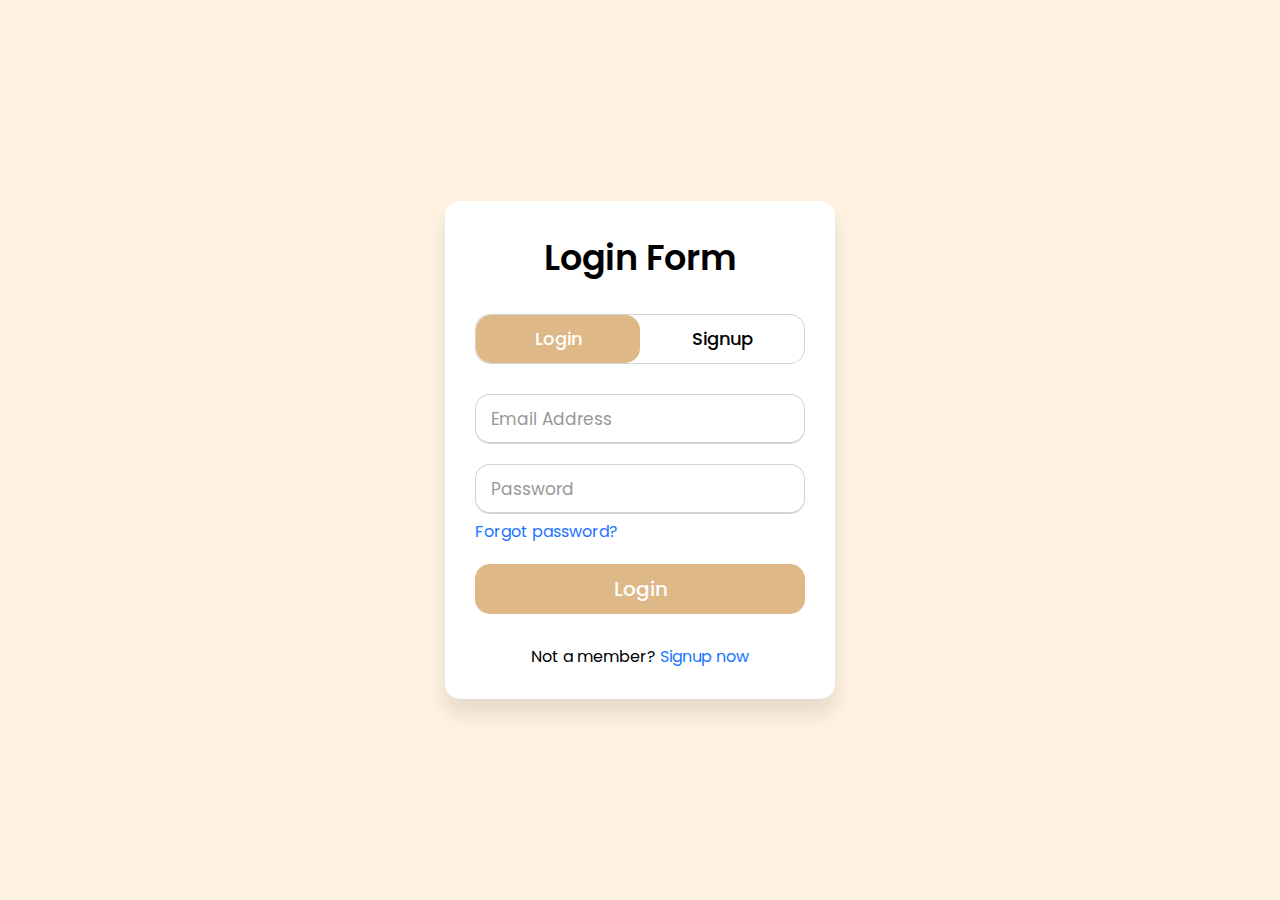
<file: skilline-landing-page-main/login/index.html>
<!DOCTYPE html>
<html lang="en">
<head>
    <meta charset="UTF-8">
    <meta name="viewport" content="width=device-width, initial-scale=1.0">
    <title>Document</title>
    <link rel="stylesheet" href="style.css">
</head>
<body>

    <div class="wrapper">
        <div class="title-text">
          <div class="title login">Login Form</div>
          <div class="title signup">Signup Form</div>
        </div>
        <div class="form-container">
          <div class="slide-controls">
            <input type="radio" name="slide" id="login" checked>
            <input type="radio" name="slide" id="signup">
            <label for="login" class="slide login">Login</label>
            <label for="signup" class="slide signup">Signup</label>
            <div class="slider-tab"></div>
          </div>
          <div class="form-inner">
            <form action="#" class="login">
              <div class="field">
                <input type="text" placeholder="Email Address" required>
              </div>
              <div class="field">
                <input type="password" placeholder="Password" required>
              </div>
              <div class="pass-link"><a href="#">Forgot password?</a></div>
              <div class="field btn">
                <div class="btn-layer"></div>
                <input type="submit" value="Login">
              </div>
              <div class="signup-link">Not a member? <a href="">Signup now</a></div>
            </form>
            <form action="#" class="signup">
              <div class="field">
                <input type="text" placeholder="Email Address" required>
              </div>
              <div class="field">
                <input type="password" placeholder="Password" required>
              </div>
              <div class="field">
                <input type="password" placeholder="Confirm password" required>
              </div>
              <div class="field btn">
                <div class="btn-layer"></div>
                <input type="submit" value="Signup">
              </div>
            </form>
          </div>
        </div>
      </div>
  
      <script src="script.js"></script>
</body>
</html>
</file>
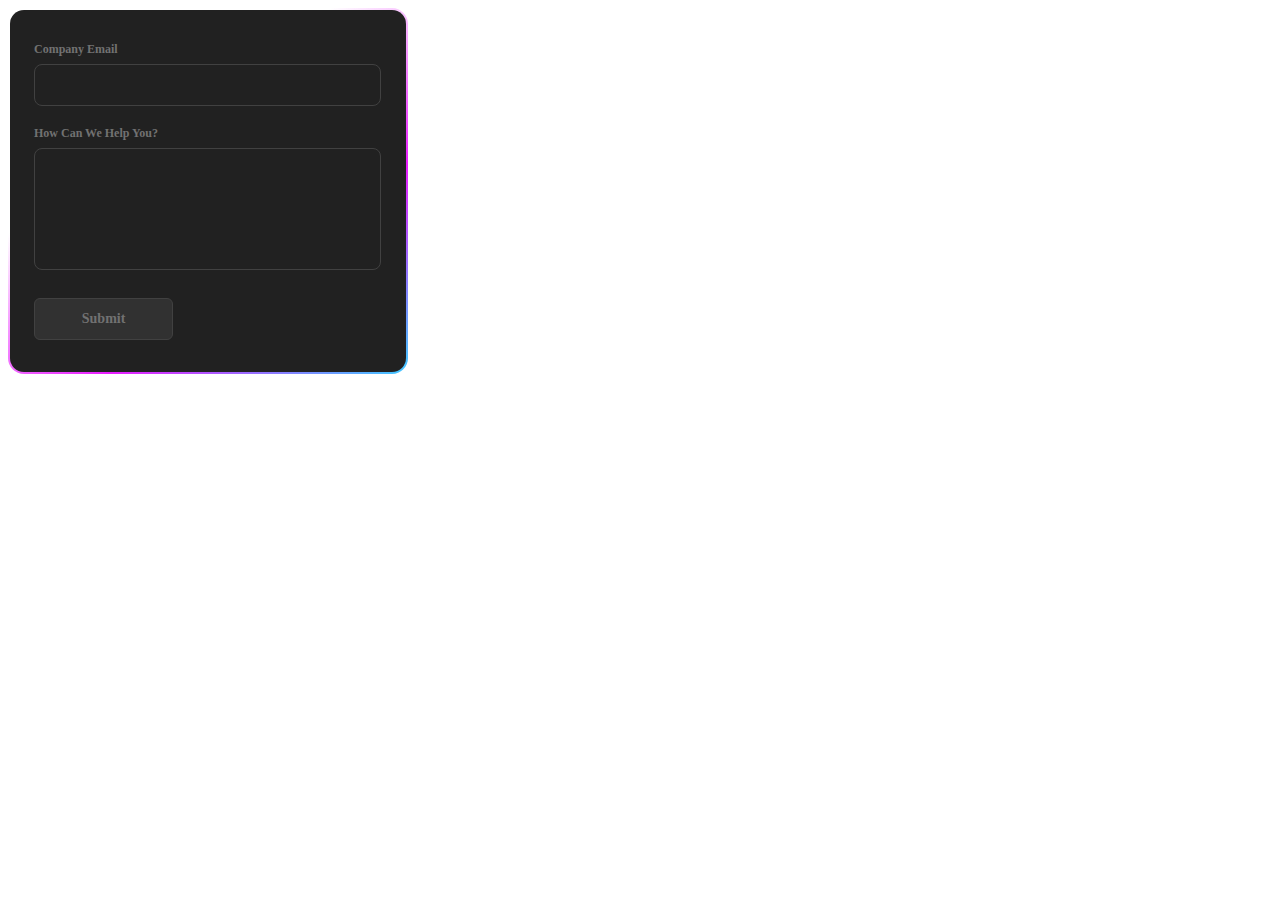
<file: skilline-landing-page-main/feedback.html>
<!DOCTYPE html>
<html lang="en">
<head>
    <meta charset="UTF-8">
    <meta name="viewport" content="width=device-width, initial-scale=1.0">
    <title>Feedback</title>
    <link rel="stylesheet" href="feedback.css">
</head>
<body>
    <div class="form-container">
        <form class="form">
          <div class="form-group">
            <label for="email">Company Email</label>
            <input type="text" id="email" name="email" required="">
          </div>
          <div class="form-group">
            <label for="textarea">How Can We Help You?</label>
            <textarea name="textarea" id="textarea" rows="10" cols="50" required="">          </textarea>
          </div>
          <button class="form-submit-btn" type="submit">Submit</button>
        </form>
      </div>
    
</body>
</html>
</file>
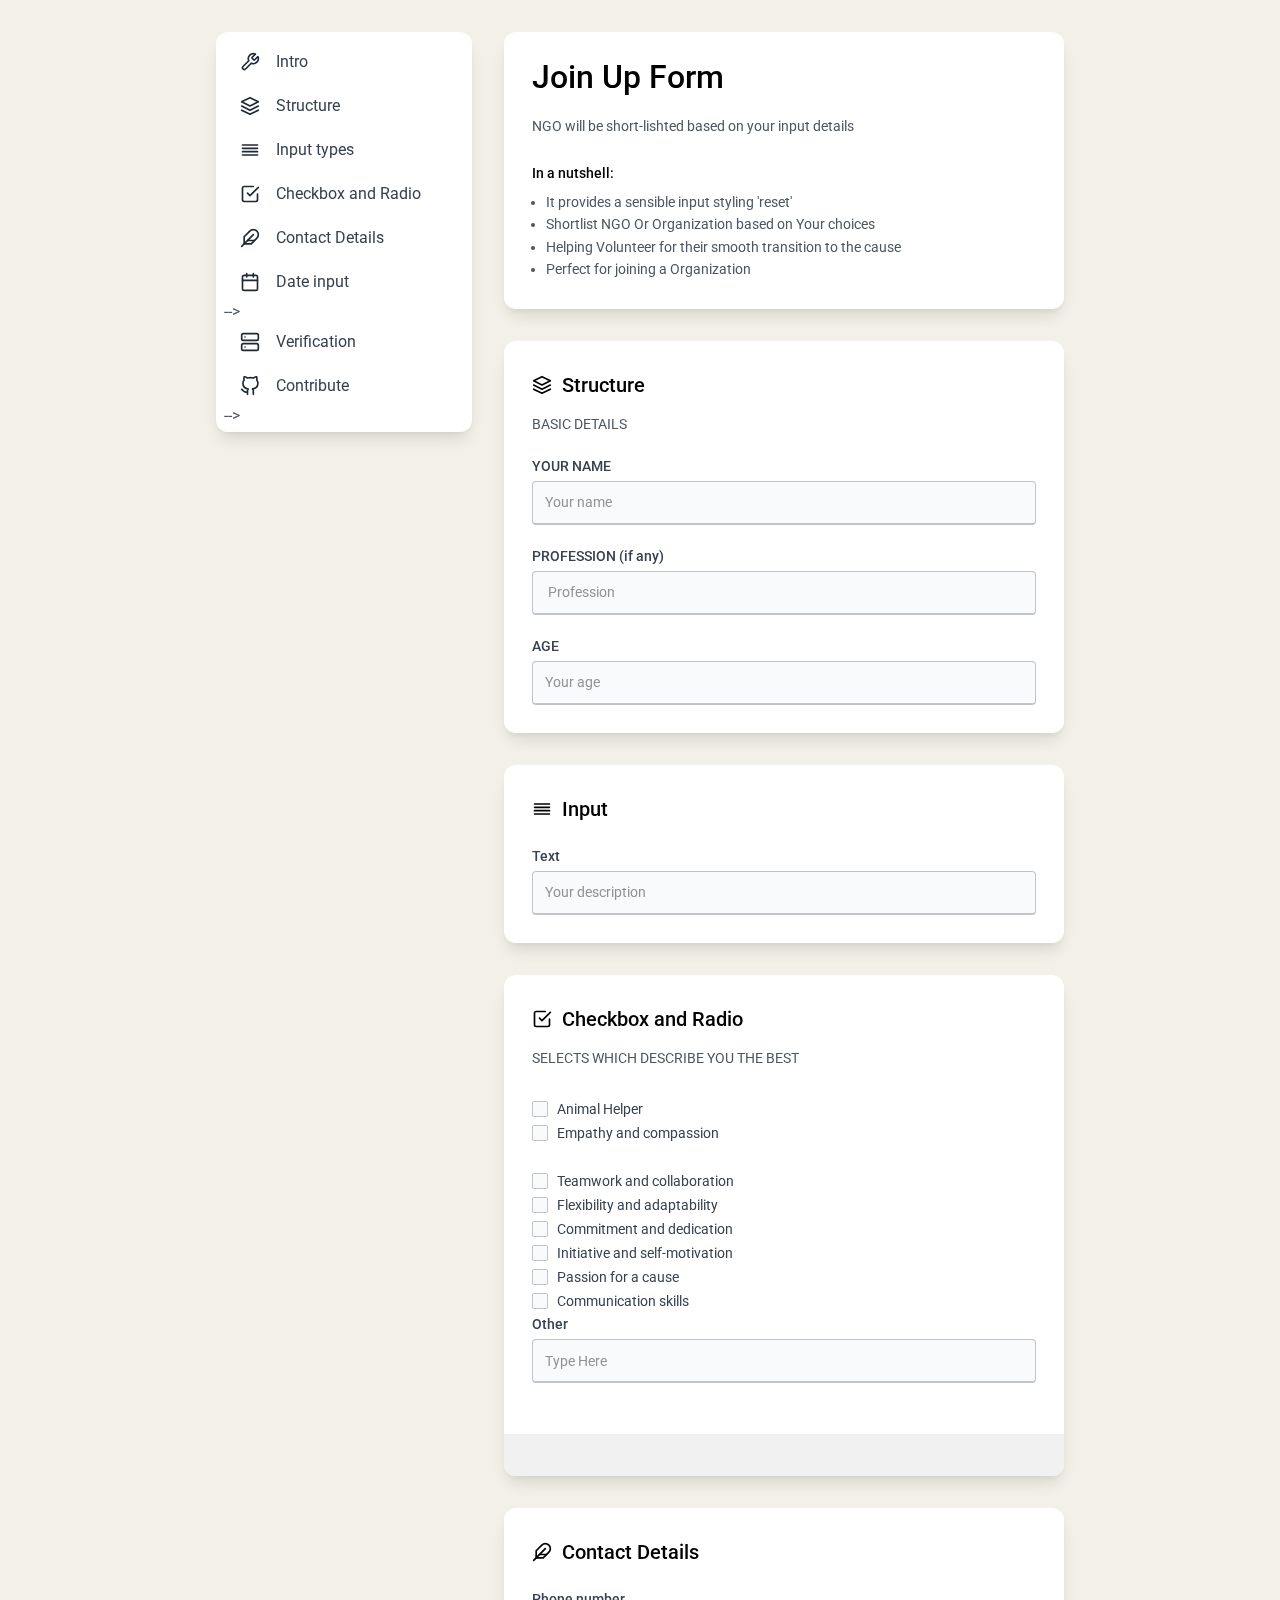
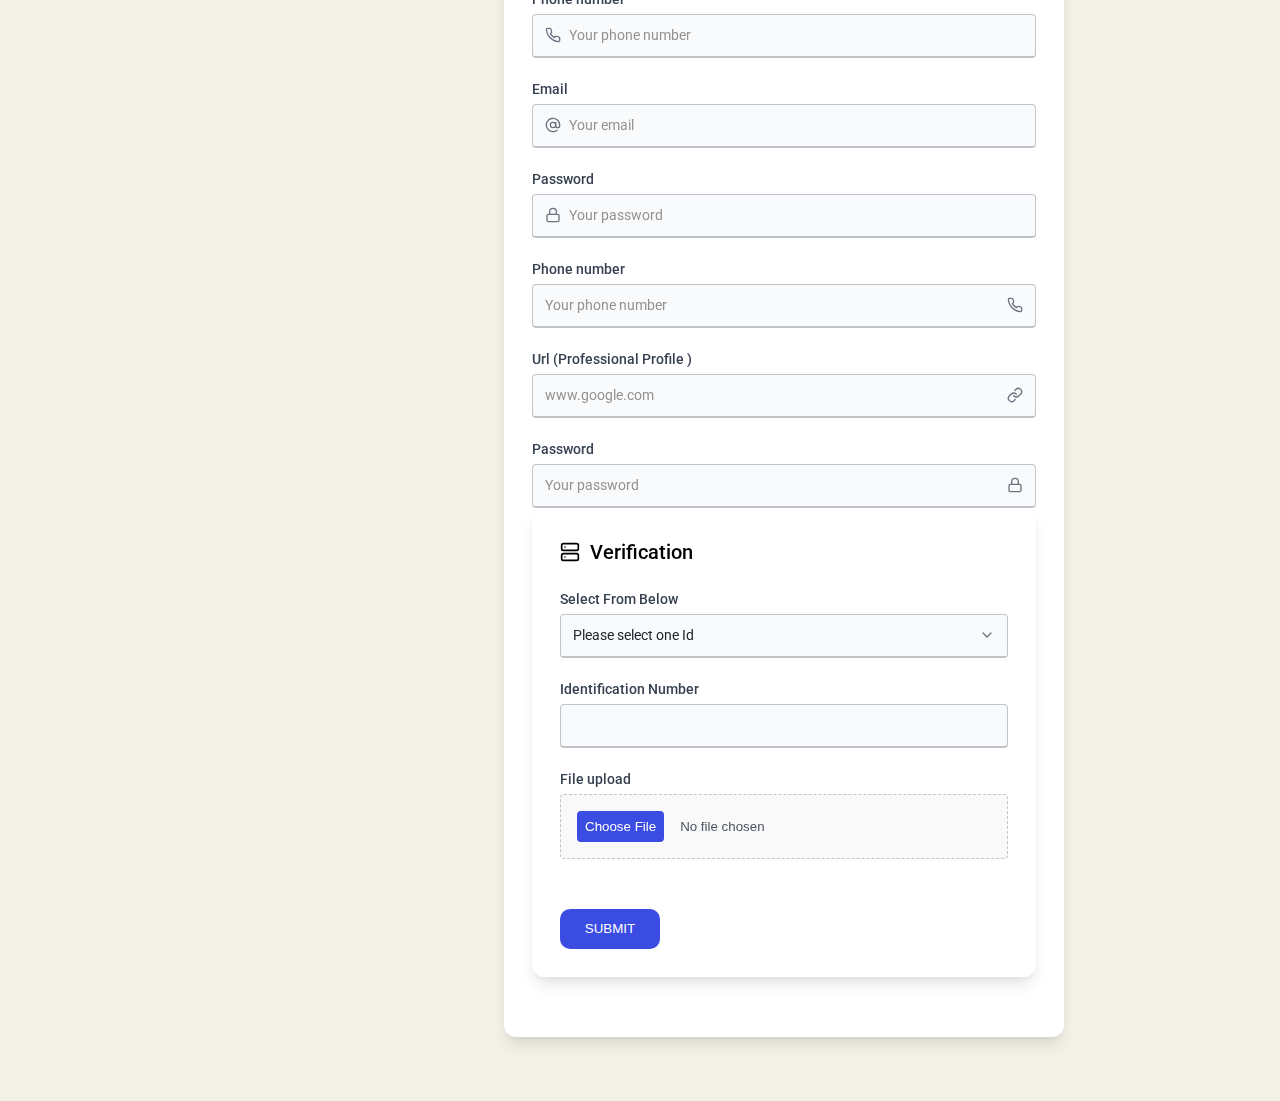
<file: skilline-landing-page-main/nice-forms.css-main/docs/form.html>
<!DOCTYPE html>
<html lang="en">
  <head>
    <meta charset="UTF-8" />
    <meta name="viewport" content="width=device-width, initial-scale=1.0" />
    <title>nice-forms.css</title>
    <link rel="stylesheet" href="css/index.css" />
  </head>
  <body>
    <div class="demo-page">
      <div class="demo-page-navigation">
        <nav>
          <ul>
            <li>
              <a href="#installation">
                <svg
                  xmlns="http://www.w3.org/2000/svg"
                  width="24"
                  height="24"
                  viewBox="0 0 24 24"
                  fill="none"
                  stroke="currentColor"
                  stroke-width="2"
                  stroke-linecap="round"
                  stroke-linejoin="round"
                  class="feather feather-tool"
                >
                  <path
                    d="M14.7 6.3a1 1 0 0 0 0 1.4l1.6 1.6a1 1 0 0 0 1.4 0l3.77-3.77a6 6 0 0 1-7.94 7.94l-6.91 6.91a2.12 2.12 0 0 1-3-3l6.91-6.91a6 6 0 0 1 7.94-7.94l-3.76 3.76z"
                  />
                </svg>
                Intro</a
              >
            </li>
            <li>
              <a href="#structure">
                <svg
                  xmlns="http://www.w3.org/2000/svg"
                  width="24"
                  height="24"
                  viewBox="0 0 24 24"
                  fill="none"
                  stroke="currentColor"
                  stroke-width="2"
                  stroke-linecap="round"
                  stroke-linejoin="round"
                  class="feather feather-layers"
                >
                  <polygon points="12 2 2 7 12 12 22 7 12 2" />
                  <polyline points="2 17 12 22 22 17" />
                  <polyline points="2 12 12 17 22 12" />
                </svg>
                Structure</a
              >
            </li>
            <li>
              <a href="#input-types">
                <svg
                  xmlns="http://www.w3.org/2000/svg"
                  width="24"
                  height="24"
                  viewBox="0 0 24 24"
                  fill="none"
                  stroke="currentColor"
                  stroke-width="2"
                  stroke-linecap="round"
                  stroke-linejoin="round"
                  class="feather feather-align-justify"
                >
                  <line x1="21" y1="10" x2="3" y2="10" />
                  <line x1="21" y1="6" x2="3" y2="6" />
                  <line x1="21" y1="14" x2="3" y2="14" />
                  <line x1="21" y1="18" x2="3" y2="18" />
                </svg>
                Input types</a
              >
            </li>
            <li>
              <a href="#checkbox-and-radio">
                <svg
                  xmlns="http://www.w3.org/2000/svg"
                  width="24"
                  height="24"
                  viewBox="0 0 24 24"
                  fill="none"
                  stroke="currentColor"
                  stroke-width="2"
                  stroke-linecap="round"
                  stroke-linejoin="round"
                  class="feather feather-check-square"
                >
                  <polyline points="9 11 12 14 22 4" />
                  <path
                    d="M21 12v7a2 2 0 0 1-2 2H5a2 2 0 0 1-2-2V5a2 2 0 0 1 2-2h11"
                  />
                </svg>
                Checkbox and Radio</a
              >
            </li>
            <!-- <li>
              <a href="#fieldset">
                <svg
                  xmlns="http://www.w3.org/2000/svg"
                  style="transform: rotate(90deg)"
                  width="24"
                  height="24"
                  viewBox="0 0 24 24"
                  fill="none"
                  stroke="currentColor"
                  stroke-width="2"
                  stroke-linecap="round"
                  stroke-linejoin="round"
                  class="feather feather-columns"
                >
                  <path
                    d="M12 3h7a2 2 0 0 1 2 2v14a2 2 0 0 1-2 2h-7m0-18H5a2 2 0 0 0-2 2v14a2 2 0 0 0 2 2h7m0-18v18"
                  />
                </svg>
                Fieldset</a
              >
            </li> -->

            <li>
              <a href="#icons">
                <svg
                  xmlns="http://www.w3.org/2000/svg"
                  width="24"
                  height="24"
                  viewBox="0 0 24 24"
                  fill="none"
                  stroke="currentColor"
                  stroke-width="2"
                  stroke-linecap="round"
                  stroke-linejoin="round"
                  class="feather feather-feather"
                >
                  <path d="M20.24 12.24a6 6 0 0 0-8.49-8.49L5 10.5V19h8.5z" />
                  <line x1="16" y1="8" x2="2" y2="22" />
                  <line x1="17.5" y1="15" x2="9" y2="15" />
                </svg>
                Contact Details</a
              >
            </li>
          
              <a href="#date">
                <svg
                  xmlns="http://www.w3.org/2000/svg"
                  width="24"
                  height="24"
                  viewBox="0 0 24 24"
                  fill="none"
                  stroke="currentColor"
                  stroke-width="2"
                  stroke-linecap="round"
                  stroke-linejoin="round"
                  class="feather feather-calendar"
                >
                  <rect x="3" y="4" width="18" height="18" rx="2" ry="2" />
                  <line x1="16" y1="2" x2="16" y2="6" />
                  <line x1="8" y1="2" x2="8" y2="6" />
                  <line x1="3" y1="10" x2="21" y2="10" />
                </svg>
                Date input</a
              >
            </li> -->
            <li>
              <a href="#other">
                <svg
                  xmlns="http://www.w3.org/2000/svg"
                  width="24"
                  height="24"
                  viewBox="0 0 24 24"
                  fill="none"
                  stroke="currentColor"
                  stroke-width="2"
                  stroke-linecap="round"
                  stroke-linejoin="round"
                  class="feather feather-server"
                >
                  <rect x="2" y="2" width="20" height="8" rx="2" ry="2" />
                  <rect x="2" y="14" width="20" height="8" rx="2" ry="2" />
                  <line x1="6" y1="6" x2="6.01" y2="6" />
                  <line x1="6" y1="18" x2="6.01" y2="18" />
                </svg>
                Verification</a
              >
            </li>
            
              <a href="#contribute">
                <svg
                  xmlns="http://www.w3.org/2000/svg"
                  width="24"
                  height="24"
                  viewBox="0 0 24 24"
                  fill="none"
                  stroke="currentColor"
                  stroke-width="2"
                  stroke-linecap="round"
                  stroke-linejoin="round"
                  class="feather feather-github"
                >
                  <path
                    d="M9 19c-5 1.5-5-2.5-7-3m14 6v-3.87a3.37 3.37 0 0 0-.94-2.61c3.14-.35 6.44-1.54 6.44-7A5.44 5.44 0 0 0 20 4.77 5.07 5.07 0 0 0 19.91 1S18.73.65 16 2.48a13.38 13.38 0 0 0-7 0C6.27.65 5.09 1 5.09 1A5.07 5.07 0 0 0 5 4.77a5.44 5.44 0 0 0-1.5 3.78c0 5.42 3.3 6.61 6.44 7A3.37 3.37 0 0 0 9 18.13V22"
                  />
                </svg>
                Contribute</a
              >
            </li> -->
          </ul>
        </nav>
      </div>
      <main class="demo-page-content">
        <section>
          <div class="href-target" id="intro"></div>
          <h1 class="package-name">Join Up Form</h1>
          <p>
            NGO will be short-lishted based on your input details
          </p>
          <strong>In a nutshell:</strong>
          <ul>
            <li>It provides a sensible input styling 'reset'</li>
            <li>Shortlist NGO Or Organization based on Your choices</li>
            <li> Helping Volunteer for their smooth transition  to the cause </li>
            <li>
             Perfect for joining a Organization
            </li>
            
          </ul>
        </section>

        

        <section>
          <div class="href-target" id="structure"></div>
          <h1>
            <svg
              xmlns="http://www.w3.org/2000/svg"
              width="24"
              height="24"
              viewBox="0 0 24 24"
              fill="none"
              stroke="currentColor"
              stroke-width="2"
              stroke-linecap="round"
              stroke-linejoin="round"
              class="feather feather-layers"
            >
              <polygon points="12 2 2 7 12 12 22 7 12 2" />
              <polyline points="2 17 12 22 22 17" />
              <polyline points="2 12 12 17 22 12" />
            </svg>
            Structure
          </h1>
          <p>
          BASIC DETAILS
          </p>

          <div class="nice-form-group">
            <label>YOUR NAME</label>
            <input type="text" placeholder="Your name"/>
          </div>

          <div class="nice-form-group">
            <label>PROFESSION (if any)</label>
           
            <input type="text" placeholder=" Profession" />
          </div>

          <div class="nice-form-group">
            <label>AGE</label>
            <input type="text" placeholder="Your age" />
           
          </div>

         
        </section>

        <section>
          <div class="href-target" id="input-types"></div>
          <h1>
            <svg
              xmlns="http://www.w3.org/2000/svg"
              width="24"
              height="24"
              viewBox="0 0 24 24"
              fill="none"
              stroke="currentColor"
              stroke-width="2"
              stroke-linecap="round"
              stroke-linejoin="round"
              class="feather feather-align-justify"
            >
              <line x1="21" y1="10" x2="3" y2="10" />
              <line x1="21" y1="6" x2="3" y2="6" />
              <line x1="21" y1="14" x2="3" y2="14" />
              <line x1="21" y1="18" x2="3" y2="18" />
            </svg>
            Input
          </h1>

          <div class="nice-form-group">
            <label>Text</label>
            <input type="text" placeholder="Your description" value="" />
          </div>

         
        </section>

        <section>
          <div class="href-target" id="checkbox-and-radio"></div>
          <h1>
            <svg
              xmlns="http://www.w3.org/2000/svg"
              width="24"
              height="24"
              viewBox="0 0 24 24"
              fill="none"
              stroke="currentColor"
              stroke-width="2"
              stroke-linecap="round"
              stroke-linejoin="round"
              class="feather feather-check-square"
            >
              <polyline points="9 11 12 14 22 4" />
              <path
                d="M21 12v7a2 2 0 0 1-2 2H5a2 2 0 0 1-2-2V5a2 2 0 0 1 2-2h11"
              />
            </svg>
            Checkbox and Radio
          </h1>
          <p>
            SELECTS WHICH DESCRIBE YOU THE BEST
          </p>

          <fieldset class="nice-form-group">
            <div class="nice-form-group">
              <input type="checkbox" name="radio" id="r-1" />
              <label for="r-1">Animal Helper</label>
            </div>

            <div class="nice-form-group">
              <input type="checkbox" name="radio" id="r-2" />
              <label for="r-2">
                Empathy and compassion
                
              </label>
            </div>
          </fieldset>

          <fieldset class="nice-form-group">
            <div class="nice-form-group">
              <input type="checkbox" id="check-1" />
              <label for="check-1">Teamwork and collaboration</label>
            </div>

            <div class="nice-form-group">
              <input type="checkbox" id="check-2" />
              <label for="check-2">
                Flexibility and adaptability
               
              </label>
            </div>
            <div class="nice-form-group">
              <input type="checkbox" id="check-2" />
              <label for="check-2">
                Commitment and dedication
               
              </label>
            </div>
            <div class="nice-form-group">
              <input type="checkbox" id="check-2" />
              <label for="check-2">
                Initiative and self-motivation
               
              </label>
            </div>
            <div class="nice-form-group">
              <input type="checkbox" id="check-2" />
              <label for="check-2">
                Passion for a cause
               
              </label>
            </div>
            <div class="nice-form-group">
              <input type="checkbox" id="check-2" />
              <label for="check-2">
                Communication skills
              </label>
            </div>
            <div class="nice-form-group">
              <label>Other</label>
              <input type="text" placeholder="Type Here" value="" />
            </div>
          </fieldset>
          <br />
          

          <details>
            <summary>
           
            </summary>
            <script src="https://gist.github.com/nielsVoogt/5c490e16bc1b63bba29d4ee76477f94d.js"></script>
          </details>
        </section>

    
        <section>
          <div class="href-target" id="icons"></div>
          <h1>
            <svg
              xmlns="http://www.w3.org/2000/svg"
              width="24"
              height="24"
              viewBox="0 0 24 24"
              fill="none"
              stroke="currentColor"
              stroke-width="2"
              stroke-linecap="round"
              stroke-linejoin="round"
              class="feather feather-feather"
            >
              <path d="M20.24 12.24a6 6 0 0 0-8.49-8.49L5 10.5V19h8.5z" />
              <line x1="16" y1="8" x2="2" y2="22" />
              <line x1="17.5" y1="15" x2="9" y2="15" />
            </svg>
           Contact Details
          </h1>
          <p>
           
          </p>

          <div class="nice-form-group">
            <label>Phone number</label>
            <input
              type="tel"
              placeholder="Your phone number"
              value=""
              class="icon-left"
            />
          </div>

         

          <div class="nice-form-group">
            <label>Email</label>
            <input
              type="email"
              placeholder="Your email"
              value=""
              class="icon-left"
            />
          </div>

          <div class="nice-form-group">
            <label>Password</label>
            <input
              type="password"
              placeholder="Your password"
              class="icon-left"
            />
          </div>

          <div class="nice-form-group">
            <label>Phone number</label>
            <input
              type="tel"
              placeholder="Your phone number"
              value=""
              class="icon-right"
            />
          </div>

          <div class="nice-form-group">
            <label>Url (Professional Profile )</label>
            <input
              type="url"
              placeholder="www.google.com"
              value=""
              class="icon-right"
            />
          </div>

         

          <div class="nice-form-group">
            <label>Password</label>
            <input
              type="password"
              placeholder="Your password"
              class="icon-right"
            />
          </div>

         

        
        <section>
          <div class="href-target" id="other"></div>
          <h1>
            <svg
              xmlns="http://www.w3.org/2000/svg"
              width="24"
              height="24"
              viewBox="0 0 24 24"
              fill="none"
              stroke="currentColor"
              stroke-width="2"
              stroke-linecap="round"
              stroke-linejoin="round"
              class="feather feather-server"
            >
              <rect x="2" y="2" width="20" height="8" rx="2" ry="2" />
              <rect x="2" y="14" width="20" height="8" rx="2" ry="2" />
              <line x1="6" y1="6" x2="6.01" y2="6" />
              <line x1="6" y1="18" x2="6.01" y2="18" />
            </svg>
            Verification 
          </h1>


          <div class="nice-form-group">
            <label>Select From Below</label>
            <select>
              <option>Please select one Id</option>
              <option>AADHAR CARD</option>
              <option>DRIVING LICENCE</option>
              <option>VOTING ID CARD</option>
              <option>Option 2</option>
            </select>
          </div>
          <div class="nice-form-group">
            <label>Identification Number</label>
            <input type="text" />
          </div>

          <div class="nice-form-group">
            <label>File upload</label>
            <input type="file" />
          </div>


          <div id="submit-vtn">
            <button> <a href="file:///C:/Users/Vikas%20Yadav/Desktop/skilline-landing-page-main/index.html">SUBMIT </a></button>

          </div>

      

      </main>
    </div>
  </body>
</html>
</file>
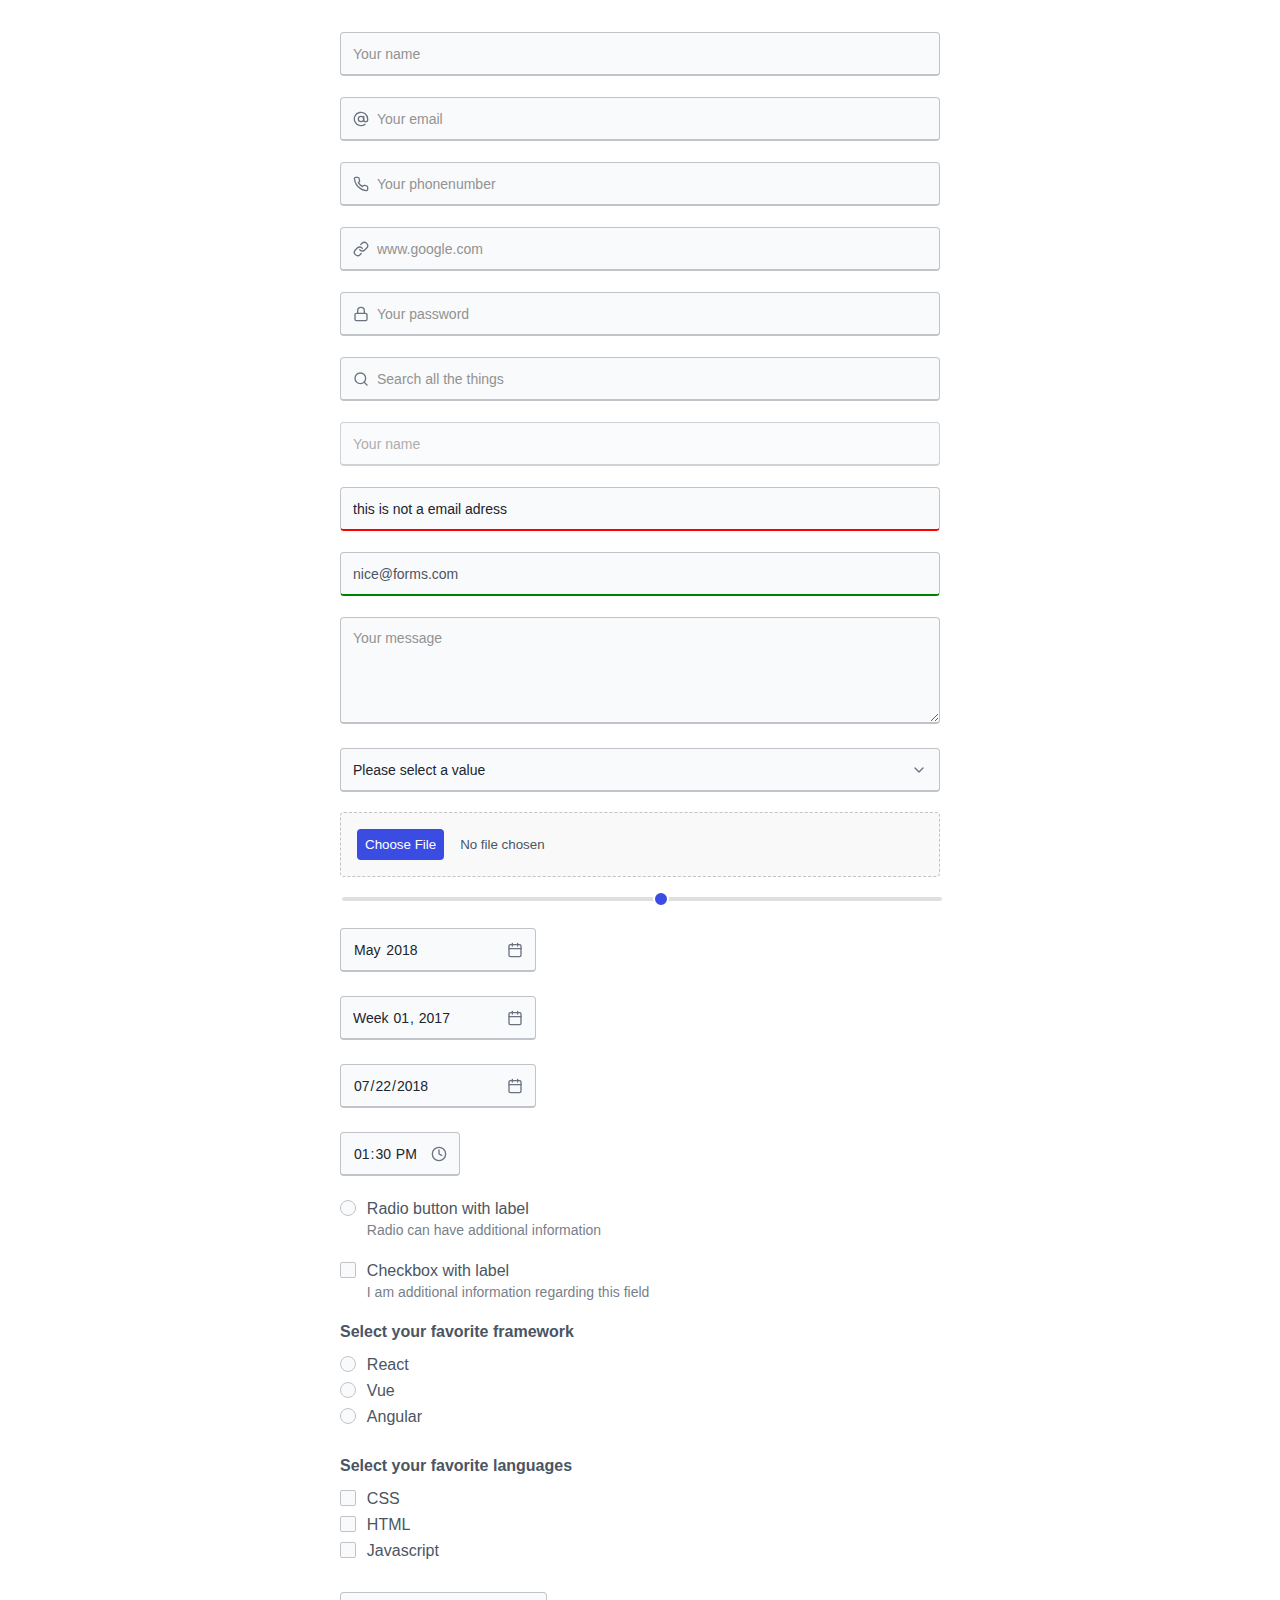
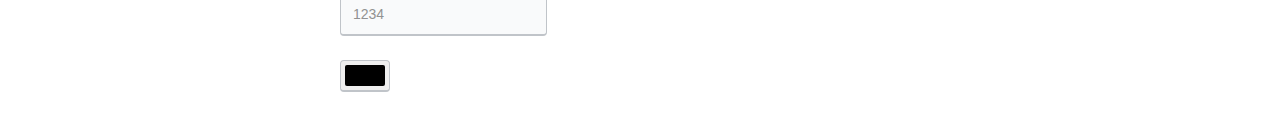
<file: skilline-landing-page-main/nice-forms.css-main/docs/reset.html>
<!DOCTYPE html>
<html lang="en">
  <head>
    <meta charset="UTF-8" />
    <meta name="viewport" content="width=device-width, initial-scale=1.0" />
    <title>nice-forms.css</title>
    <link rel="stylesheet" href="css/reset-only.css" />
  </head>
  <body>
    <input type="text" placeholder="Your name" value="" />

    <input type="email" placeholder="Your email" value="" />

    <input type="tel" placeholder="Your phonenumber" value="" />

    <input type="url" placeholder="www.google.com" value="" />

    <input type="password" placeholder="Your password" />

    <input type="search" placeholder="Search all the things" value="" />

    <input type="text" disabled placeholder="Your name" value="" />

    <input
      type="email"
      placeholder="Your email"
      value="this is not a email adress"
      required
    />

    <input
      type="email"
      placeholder="Your email"
      value="nice@forms.com"
      required
    />

    <textarea rows="5" placeholder="Your message"></textarea>

    <select>
      <option>Please select a value</option>
      <option>Option 1</option>
      <option>Option 2</option>
    </select>

    <input type="file" />

    <input type="range" min="0" max="15" />

    <div>
      <input type="month" value="2018-05" />
    </div>

    <div>
      <input type="week" value="2017-W01" />
    </div>

    <div>
      <input type="date" value="2018-07-22" />
    </div>

    <div>
      <input type="time" value="13:30" />
    </div>

    <div>
      <input type="radio" name="radio" id="r-2" />
      <label for="r-2">
        Radio button with label
        <small>Radio can have additional information</small>
      </label>
    </div>

    <div>
      <input type="checkbox" id="check-2" />
      <label for="check-2">
        Checkbox with label
        <small>I am additional information regarding this field</small>
      </label>
    </div>

    <fieldset>
      <legend>Select your favorite framework</legend>
      <div>
        <input type="radio" name="radio" id="react" />
        <label for="react">React</label>
      </div>

      <div>
        <input type="radio" name="radio" id="vue" />
        <label for="vue">Vue</label>
      </div>

      <div>
        <input type="radio" name="radio" id="angular" />
        <label for="angular">Angular</label>
      </div>
    </fieldset>

    <fieldset>
      <legend>Select your favorite languages</legend>
      <div>
        <input type="checkbox" id="css" />
        <label for="css">CSS</label>
      </div>

      <div>
        <input type="checkbox" id="html" />
        <label for="html">HTML</label>
      </div>

      <div>
        <input type="checkbox" id="js" />
        <label for="js">Javascript</label>
      </div>
    </fieldset>

    <div>
      <input type="number" placeholder="1234" />
    </div>

    <div>
      <input type="color" />
    </div>
  </body>
</html>
</file>
<file: skilline-landing-page-main/login/style.css>
@import url('https://fonts.googleapis.com/css?family=Poppins:400,500,600,700&display=swap');
*{
  margin: 0;
  padding: 0;
  box-sizing: border-box;
  font-family: 'Poppins', sans-serif;
}
html,body{
  display: grid;
  height: 100%;
  width: 100%;
  place-items: center;
  background: rgb(255,242,225);
}
::selection{
  background: #1a75ff;
  color: #fff;
}
.wrapper{
  overflow: hidden;
  max-width: 390px;
  background: #fff;
  padding: 30px;
  border-radius: 15px;
  box-shadow: 0px 15px 20px rgba(0,0,0,0.1);
}
.wrapper .title-text{
  display: flex;
  width: 200%;
}
.wrapper .title{
  width: 50%;
  font-size: 35px;
  font-weight: 600;
  text-align: center;
  transition: all 0.6s cubic-bezier(0.68,-0.55,0.265,1.55);
}
.wrapper .slide-controls{
  position: relative;
  display: flex;
  height: 50px;
  width: 100%;
  overflow: hidden;
  margin: 30px 0 10px 0;
  justify-content: space-between;
  border: 1px solid lightgrey;
  border-radius: 15px;
}
.slide-controls .slide{
  height: 100%;
  width: 100%;
  color: #fff;
  font-size: 18px;
  font-weight: 500;
  text-align: center;
  line-height: 48px;
  cursor: pointer;
  z-index: 1;
  transition: all 0.6s ease;
}
.slide-controls label.signup{
  color: #000;
}
.slide-controls .slider-tab{
  position: absolute;
  height: 100%;
  width: 50%;
  left: 0;
  z-index: 0;
  border-radius: 15px;
  background: burlywood;
  transition: all 0.6s cubic-bezier(0.68,-0.55,0.265,1.55);
}
input[type="radio"]{
  display: none;
}
#signup:checked ~ .slider-tab{
  left: 50%;
}
#signup:checked ~ label.signup{
  color: #fff;
  cursor: default;
  user-select: none;
}
#signup:checked ~ label.login{
  color: #000;
}
#login:checked ~ label.signup{
  color: #000;
}
#login:checked ~ label.login{
  cursor: default;
  user-select: none;
}
.wrapper .form-container{
  width: 100%;
  overflow: hidden;
}
.form-container .form-inner{
  display: flex;
  width: 200%;
}
.form-container .form-inner form{
  width: 50%;
  transition: all 0.6s cubic-bezier(0.68,-0.55,0.265,1.55);
}
.form-inner form .field{
  height: 50px;
  width: 100%;
  margin-top: 20px;
}
.form-inner form .field input{
  height: 100%;
  width: 100%;
  outline: none;
  padding-left: 15px;
  border-radius: 15px;
  border: 1px solid lightgrey;
  border-bottom-width: 2px;
  font-size: 17px;
  transition: all 0.3s ease;
}
.form-inner form .field input:focus{
  border-color: #1a75ff;
  /* box-shadow: inset 0 0 3px #fb6aae; */
}
.form-inner form .field input::placeholder{
  color: #999;
  transition: all 0.3s ease;
}
form .field input:focus::placeholder{
  color: #1a75ff;
}
.form-inner form .pass-link{
  margin-top: 5px;
}
.form-inner form .signup-link{
  text-align: center;
  margin-top: 30px;
}
.form-inner form .pass-link a,
.form-inner form .signup-link a{
  color: #1a75ff;
  text-decoration: none;
}
.form-inner form .pass-link a:hover,
.form-inner form .signup-link a:hover{
  text-decoration: underline;
}
form .btn{
  height: 50px;
  width: 100%;
  border-radius: 15px;
  position: relative;
  overflow: hidden;
}
form .btn .btn-layer{
  height: 100%;
  width: 300%;
  position: absolute;
  left: -100%;
  background: burlywood;
  border-radius: 15px;
  transition: all 0.4s ease;;
}
form .btn:hover .btn-layer{
  left: 0;
}
form .btn input[type="submit"]{
  height: 100%;
  width: 100%;
  z-index: 1;
  position: relative;
  background: none;
  border: none;
  color: #fff;
  padding-left: 0;
  border-radius: 15px;
  font-size: 20px;
  font-weight: 500;
  cursor: pointer;
}
</file>
<file: skilline-landing-page-main/feedback.css>
.form-container {
    width: 400px;
    background: linear-gradient(#212121, #212121) padding-box,
                linear-gradient(145deg, transparent 35%,#e81cff, #40c9ff) border-box;
    border: 2px solid transparent;
    padding: 32px 24px;
    font-size: 14px;
    font-family: inherit;
    color: white;
    display: flex;
    flex-direction: column;
    gap: 20px;
    box-sizing: border-box;
    border-radius: 16px;
  }
  
  .form-container button:active {
    scale: 0.95;
  }
  
  .form-container .form {
    display: flex;
    flex-direction: column;
    gap: 20px;
  }
  
  .form-container .form-group {
    display: flex;
    flex-direction: column;
    gap: 2px;
  }
  
  .form-container .form-group label {
    display: block;
    margin-bottom: 5px;
    color: #717171;
    font-weight: 600;
    font-size: 12px;
  }
  
  .form-container .form-group input {
    width: 90%;
    padding: 12px 16px;
    border-radius: 8px;
    color: #fff;
    font-family: inherit;
    background-color: transparent;
    border: 1px solid #414141;
  }
  
  .form-container .form-group textarea {
    width: 90%;
    padding: 12px 16px;
    border-radius: 8px;
    resize: none;
    color: #fff;
    height: 96px;
    border: 1px solid #414141;
    background-color: transparent;
    font-family: inherit;
  }
  
  .form-container .form-group input::placeholder {
    opacity: 0.5;
  }
  
  .form-container .form-group input:focus {
    outline: none;
    border-color: #e81cff;
  }
  
  .form-container .form-group textarea:focus {
    outline: none;
    border-color: #e81cff;
  }
  
  .form-container .form-submit-btn {
    display: flex;
    align-items: flex-start;
    justify-content: center;
    align-self: flex-start;
    font-family: inherit;
    color: #717171;
    font-weight: 600;
    width: 40%;
    background: #313131;
    border: 1px solid #414141;
    padding: 12px 16px;
    font-size: inherit;
    gap: 8px;
    margin-top: 8px;
    cursor: pointer;
    border-radius: 6px;
  }
  
  .form-container .form-submit-btn:hover {
    background-color: #fff;
    border-color: #fff;
  }
  
  
  .feedback002{
    display: flex;
    align-items: center;
    justify-content: center;
    margin-top: 20px;
    height: 80vh;
    box-shadow: #212121;
    /* margin-bottom: 20px; */
    background: linear-gradient(#212121, #212121) padding-box,
    linear-gradient(145deg, transparent 35%,#e81cff, #40c9ff) border-box;
  }
</file>
<file: skilline-landing-page-main/nice-forms.css-main/docs/css/index.css>
@import url("https://fonts.googleapis.com/css2?family=Roboto:wght@400;500&display=swap");a,abbr,acronym,address,applet,article,aside,audio,b,big,blockquote,body,canvas,caption,center,cite,code,dd,del,details,dfn,div,dl,dt,em,embed,fieldset,figcaption,figure,footer,form,h1,h2,h3,h4,h5,h6,header,hgroup,html,i,iframe,img,ins,kbd,label,legend,li,mark,menu,nav,object,ol,output,p,pre,q,ruby,s,samp,section,small,span,strike,strong,sub,summary,sup,table,tbody,td,tfoot,th,thead,time,tr,tt,u,ul,var,video{margin:0;padding:0;border:0;font-size:100%;font:inherit;vertical-align:initial}article,aside,details,figcaption,figure,footer,header,hgroup,menu,nav,section{display:block}body{line-height:1}ol,ul{list-style:none}blockquote,q{quotes:none}blockquote:after,blockquote:before,q:after,q:before{content:"";content:none}table{border-collapse:collapse;border-spacing:0}.nice-form-group{--nf-input-size:1rem;--nf-input-font-size:calc(var(--nf-input-size)*0.875);--nf-small-font-size:calc(var(--nf-input-size)*0.875);--nf-input-font-family:inherit;--nf-label-font-family:inherit;--nf-input-color:#20242f;--nf-input-border-radius:0.25rem;--nf-input-placeholder-color:#929292;--nf-input-border-color:#c0c4c9;--nf-input-border-width:1px;--nf-input-border-style:solid;--nf-input-border-bottom-width:2px;--nf-input-focus-border-color:#3b4ce2;--nf-input-background-color:#f9fafb;--nf-invalid-input-border-color:var(--nf-input-border-color);--nf-invalid-input-background-color:var(--nf-input-background-color);--nf-invalid-input-color:var(--nf-input-color);--nf-valid-input-border-color:var(--nf-input-border-color);--nf-valid-input-background-color:var(--nf-input-background-color);--nf-valid-input-color:inherit;--nf-invalid-input-border-bottom-color:red;--nf-valid-input-border-bottom-color:green;--nf-label-font-size:var(--nf-small-font-size);--nf-label-color:#374151;--nf-label-font-weight:500;--nf-slider-track-background:#dfdfdf;--nf-slider-track-height:0.25rem;--nf-slider-thumb-size:calc(var(--nf-slider-track-height)*4);--nf-slider-track-border-radius:var(--nf-slider-track-height);--nf-slider-thumb-border-width:2px;--nf-slider-thumb-border-focus-width:1px;--nf-slider-thumb-border-color:#fff;--nf-slider-thumb-background:var(--nf-input-focus-border-color);display:block;margin-top:calc(var(--nf-input-size)*1.5);line-height:1;white-space:nowrap;--switch-orb-size:var(--nf-input-size);--switch-orb-offset:calc(var(--nf-input-border-width)*2);--switch-width:calc(var(--nf-input-size)*2.5);--switch-height:calc(var(--nf-input-size)*1.25 + var(--switch-orb-offset))}.nice-form-group>label{font-weight:var(--nf-label-font-weight);display:block;color:var(--nf-label-color);font-size:var(--nf-label-font-size);font-family:var(--nf-label-font-family);margin-bottom:calc(var(--nf-input-size)/2);white-space:normal}.nice-form-group>label+small{font-style:normal}.nice-form-group small{font-family:var(--nf-input-font-family);display:block;font-weight:400;opacity:.75;font-size:var(--nf-small-font-size);margin-bottom:calc(var(--nf-input-size)*0.75)}.nice-form-group small:last-child{margin-bottom:0}.nice-form-group>legend{font-weight:var(--nf-label-font-weight);display:block;color:var(--nf-label-color);font-size:var(--nf-label-font-size);font-family:var(--nf-label-font-family);margin-bottom:calc(var(--nf-input-size)/5)}.nice-form-group>.nice-form-group{margin-top:calc(var(--nf-input-size)/2)}.nice-form-group>input[type=checkbox],.nice-form-group>input[type=date],.nice-form-group>input[type=email],.nice-form-group>input[type=month],.nice-form-group>input[type=number],.nice-form-group>input[type=password],.nice-form-group>input[type=radio],.nice-form-group>input[type=search],.nice-form-group>input[type=tel],.nice-form-group>input[type=text],.nice-form-group>input[type=time],.nice-form-group>input[type=url],.nice-form-group>input[type=week],.nice-form-group>select,.nice-form-group>textarea{background:var(--nf-input-background-color);font-family:inherit;font-size:var(--nf-input-font-size);border-bottom-width:var(--nf-input-border-width);font-family:var(--nf-input-font-family);box-shadow:none;border-radius:var(--nf-input-border-radius);border:var(--nf-input-border-width) var(--nf-input-border-style) var(--nf-input-border-color);border-bottom:var(--nf-input-border-bottom-width) var(--nf-input-border-style) var(--nf-input-border-color);color:var(--nf-input-color);width:100%;padding:calc(var(--nf-input-size)*0.75);height:calc(var(--nf-input-size)*2.75);line-height:normal;-webkit-appearance:none;-moz-appearance:none;appearance:none;transition:all .15s ease-out;--icon-padding:calc(var(--nf-input-size)*2.25);--icon-background-offset:calc(var(--nf-input-size)*0.75)}.nice-form-group>input[type=checkbox]:required:not(:placeholder-shown):invalid,.nice-form-group>input[type=date]:required:not(:placeholder-shown):invalid,.nice-form-group>input[type=email]:required:not(:placeholder-shown):invalid,.nice-form-group>input[type=month]:required:not(:placeholder-shown):invalid,.nice-form-group>input[type=number]:required:not(:placeholder-shown):invalid,.nice-form-group>input[type=password]:required:not(:placeholder-shown):invalid,.nice-form-group>input[type=radio]:required:not(:placeholder-shown):invalid,.nice-form-group>input[type=search]:required:not(:placeholder-shown):invalid,.nice-form-group>input[type=tel]:required:not(:placeholder-shown):invalid,.nice-form-group>input[type=text]:required:not(:placeholder-shown):invalid,.nice-form-group>input[type=time]:required:not(:placeholder-shown):invalid,.nice-form-group>input[type=url]:required:not(:placeholder-shown):invalid,.nice-form-group>input[type=week]:required:not(:placeholder-shown):invalid,.nice-form-group>select:required:not(:placeholder-shown):invalid,.nice-form-group>textarea:required:not(:placeholder-shown):invalid{background-color:var(--nf-invalid-input-background-color);border-bottom-color:var(--nf-valid-input-border-color);border-color:var(--nf-valid-input-border-color) var(--nf-valid-input-border-color) var(--nf-invalid-input-border-bottom-color);color:var(--nf-invalid-input-color)}.nice-form-group>input[type=checkbox]:required:not(:placeholder-shown):invalid:focus,.nice-form-group>input[type=date]:required:not(:placeholder-shown):invalid:focus,.nice-form-group>input[type=email]:required:not(:placeholder-shown):invalid:focus,.nice-form-group>input[type=month]:required:not(:placeholder-shown):invalid:focus,.nice-form-group>input[type=number]:required:not(:placeholder-shown):invalid:focus,.nice-form-group>input[type=password]:required:not(:placeholder-shown):invalid:focus,.nice-form-group>input[type=radio]:required:not(:placeholder-shown):invalid:focus,.nice-form-group>input[type=search]:required:not(:placeholder-shown):invalid:focus,.nice-form-group>input[type=tel]:required:not(:placeholder-shown):invalid:focus,.nice-form-group>input[type=text]:required:not(:placeholder-shown):invalid:focus,.nice-form-group>input[type=time]:required:not(:placeholder-shown):invalid:focus,.nice-form-group>input[type=url]:required:not(:placeholder-shown):invalid:focus,.nice-form-group>input[type=week]:required:not(:placeholder-shown):invalid:focus,.nice-form-group>select:required:not(:placeholder-shown):invalid:focus,.nice-form-group>textarea:required:not(:placeholder-shown):invalid:focus{background-color:var(--nf-input-background-color);border-color:var(--nf-input-border-color);color:var(--nf-input-color)}.nice-form-group>input[type=checkbox]:required:not(:placeholder-shown):valid,.nice-form-group>input[type=date]:required:not(:placeholder-shown):valid,.nice-form-group>input[type=email]:required:not(:placeholder-shown):valid,.nice-form-group>input[type=month]:required:not(:placeholder-shown):valid,.nice-form-group>input[type=number]:required:not(:placeholder-shown):valid,.nice-form-group>input[type=password]:required:not(:placeholder-shown):valid,.nice-form-group>input[type=radio]:required:not(:placeholder-shown):valid,.nice-form-group>input[type=search]:required:not(:placeholder-shown):valid,.nice-form-group>input[type=tel]:required:not(:placeholder-shown):valid,.nice-form-group>input[type=text]:required:not(:placeholder-shown):valid,.nice-form-group>input[type=time]:required:not(:placeholder-shown):valid,.nice-form-group>input[type=url]:required:not(:placeholder-shown):valid,.nice-form-group>input[type=week]:required:not(:placeholder-shown):valid,.nice-form-group>select:required:not(:placeholder-shown):valid,.nice-form-group>textarea:required:not(:placeholder-shown):valid{background-color:var(--nf-valid-input-background-color);border-bottom-color:var(--nf-valid-input-border-color);border-color:var(--nf-valid-input-border-color) var(--nf-valid-input-border-color) var(--nf-valid-input-border-bottom-color);color:var(--nf-valid-input-color)}.nice-form-group>input[type=checkbox]:disabled,.nice-form-group>input[type=date]:disabled,.nice-form-group>input[type=email]:disabled,.nice-form-group>input[type=month]:disabled,.nice-form-group>input[type=number]:disabled,.nice-form-group>input[type=password]:disabled,.nice-form-group>input[type=radio]:disabled,.nice-form-group>input[type=search]:disabled,.nice-form-group>input[type=tel]:disabled,.nice-form-group>input[type=text]:disabled,.nice-form-group>input[type=time]:disabled,.nice-form-group>input[type=url]:disabled,.nice-form-group>input[type=week]:disabled,.nice-form-group>select:disabled,.nice-form-group>textarea:disabled{cursor:not-allowed;opacity:.75}.nice-form-group>input[type=checkbox]::-webkit-input-placeholder,.nice-form-group>input[type=date]::-webkit-input-placeholder,.nice-form-group>input[type=email]::-webkit-input-placeholder,.nice-form-group>input[type=month]::-webkit-input-placeholder,.nice-form-group>input[type=number]::-webkit-input-placeholder,.nice-form-group>input[type=password]::-webkit-input-placeholder,.nice-form-group>input[type=radio]::-webkit-input-placeholder,.nice-form-group>input[type=search]::-webkit-input-placeholder,.nice-form-group>input[type=tel]::-webkit-input-placeholder,.nice-form-group>input[type=text]::-webkit-input-placeholder,.nice-form-group>input[type=time]::-webkit-input-placeholder,.nice-form-group>input[type=url]::-webkit-input-placeholder,.nice-form-group>input[type=week]::-webkit-input-placeholder,.nice-form-group>select::-webkit-input-placeholder,.nice-form-group>textarea::-webkit-input-placeholder{color:var(--nf-input-placeholder-color);letter-spacing:0}.nice-form-group>input[type=checkbox]:-ms-input-placeholder,.nice-form-group>input[type=date]:-ms-input-placeholder,.nice-form-group>input[type=email]:-ms-input-placeholder,.nice-form-group>input[type=month]:-ms-input-placeholder,.nice-form-group>input[type=number]:-ms-input-placeholder,.nice-form-group>input[type=password]:-ms-input-placeholder,.nice-form-group>input[type=radio]:-ms-input-placeholder,.nice-form-group>input[type=search]:-ms-input-placeholder,.nice-form-group>input[type=tel]:-ms-input-placeholder,.nice-form-group>input[type=text]:-ms-input-placeholder,.nice-form-group>input[type=time]:-ms-input-placeholder,.nice-form-group>input[type=url]:-ms-input-placeholder,.nice-form-group>input[type=week]:-ms-input-placeholder,.nice-form-group>select:-ms-input-placeholder,.nice-form-group>textarea:-ms-input-placeholder{color:var(--nf-input-placeholder-color);letter-spacing:0}.nice-form-group>input[type=checkbox]:-moz-placeholder,.nice-form-group>input[type=checkbox]::-moz-placeholder,.nice-form-group>input[type=date]:-moz-placeholder,.nice-form-group>input[type=date]::-moz-placeholder,.nice-form-group>input[type=email]:-moz-placeholder,.nice-form-group>input[type=email]::-moz-placeholder,.nice-form-group>input[type=month]:-moz-placeholder,.nice-form-group>input[type=month]::-moz-placeholder,.nice-form-group>input[type=number]:-moz-placeholder,.nice-form-group>input[type=number]::-moz-placeholder,.nice-form-group>input[type=password]:-moz-placeholder,.nice-form-group>input[type=password]::-moz-placeholder,.nice-form-group>input[type=radio]:-moz-placeholder,.nice-form-group>input[type=radio]::-moz-placeholder,.nice-form-group>input[type=search]:-moz-placeholder,.nice-form-group>input[type=search]::-moz-placeholder,.nice-form-group>input[type=tel]:-moz-placeholder,.nice-form-group>input[type=tel]::-moz-placeholder,.nice-form-group>input[type=text]:-moz-placeholder,.nice-form-group>input[type=text]::-moz-placeholder,.nice-form-group>input[type=time]:-moz-placeholder,.nice-form-group>input[type=time]::-moz-placeholder,.nice-form-group>input[type=url]:-moz-placeholder,.nice-form-group>input[type=url]::-moz-placeholder,.nice-form-group>input[type=week]:-moz-placeholder,.nice-form-group>input[type=week]::-moz-placeholder,.nice-form-group>select:-moz-placeholder,.nice-form-group>select::-moz-placeholder,.nice-form-group>textarea:-moz-placeholder,.nice-form-group>textarea::-moz-placeholder{color:var(--nf-input-placeholder-color);letter-spacing:0}.nice-form-group>input[type=checkbox]:focus,.nice-form-group>input[type=date]:focus,.nice-form-group>input[type=email]:focus,.nice-form-group>input[type=month]:focus,.nice-form-group>input[type=number]:focus,.nice-form-group>input[type=password]:focus,.nice-form-group>input[type=radio]:focus,.nice-form-group>input[type=search]:focus,.nice-form-group>input[type=tel]:focus,.nice-form-group>input[type=text]:focus,.nice-form-group>input[type=time]:focus,.nice-form-group>input[type=url]:focus,.nice-form-group>input[type=week]:focus,.nice-form-group>select:focus,.nice-form-group>textarea:focus{outline:none;border-color:var(--nf-input-focus-border-color)}.nice-form-group>input[type=checkbox]+small,.nice-form-group>input[type=date]+small,.nice-form-group>input[type=email]+small,.nice-form-group>input[type=month]+small,.nice-form-group>input[type=number]+small,.nice-form-group>input[type=password]+small,.nice-form-group>input[type=radio]+small,.nice-form-group>input[type=search]+small,.nice-form-group>input[type=tel]+small,.nice-form-group>input[type=text]+small,.nice-form-group>input[type=time]+small,.nice-form-group>input[type=url]+small,.nice-form-group>input[type=week]+small,.nice-form-group>select+small,.nice-form-group>textarea+small{margin-top:.5rem}.nice-form-group>input[type=checkbox].icon-left,.nice-form-group>input[type=date].icon-left,.nice-form-group>input[type=email].icon-left,.nice-form-group>input[type=month].icon-left,.nice-form-group>input[type=number].icon-left,.nice-form-group>input[type=password].icon-left,.nice-form-group>input[type=radio].icon-left,.nice-form-group>input[type=search].icon-left,.nice-form-group>input[type=tel].icon-left,.nice-form-group>input[type=text].icon-left,.nice-form-group>input[type=time].icon-left,.nice-form-group>input[type=url].icon-left,.nice-form-group>input[type=week].icon-left,.nice-form-group>select.icon-left,.nice-form-group>textarea.icon-left{background-position:left var(--icon-background-offset) bottom 50%;padding-left:var(--icon-padding);background-size:var(--nf-input-size)}.nice-form-group>input[type=checkbox].icon-right,.nice-form-group>input[type=date].icon-right,.nice-form-group>input[type=email].icon-right,.nice-form-group>input[type=month].icon-right,.nice-form-group>input[type=number].icon-right,.nice-form-group>input[type=password].icon-right,.nice-form-group>input[type=radio].icon-right,.nice-form-group>input[type=search].icon-right,.nice-form-group>input[type=tel].icon-right,.nice-form-group>input[type=text].icon-right,.nice-form-group>input[type=time].icon-right,.nice-form-group>input[type=url].icon-right,.nice-form-group>input[type=week].icon-right,.nice-form-group>select.icon-right,.nice-form-group>textarea.icon-right{background-position:right var(--icon-background-offset) bottom 50%;padding-right:var(--icon-padding);background-size:var(--nf-input-size)}.nice-form-group>input[type=checkbox]:-webkit-autofill,.nice-form-group>input[type=date]:-webkit-autofill,.nice-form-group>input[type=email]:-webkit-autofill,.nice-form-group>input[type=month]:-webkit-autofill,.nice-form-group>input[type=number]:-webkit-autofill,.nice-form-group>input[type=password]:-webkit-autofill,.nice-form-group>input[type=radio]:-webkit-autofill,.nice-form-group>input[type=search]:-webkit-autofill,.nice-form-group>input[type=tel]:-webkit-autofill,.nice-form-group>input[type=text]:-webkit-autofill,.nice-form-group>input[type=time]:-webkit-autofill,.nice-form-group>input[type=url]:-webkit-autofill,.nice-form-group>input[type=week]:-webkit-autofill,.nice-form-group>select:-webkit-autofill,.nice-form-group>textarea:-webkit-autofill{padding:calc(var(--nf-input-size)*0.75)!important}.nice-form-group>input[type=search]:placeholder-shown{background-image:url("data:image/svg+xml;charset=utf-8,%3Csvg xmlns='http://www.w3.org/2000/svg' width='16' height='16' viewBox='0 0 24 24' fill='none' stroke='%236B7280' stroke-width='2' stroke-linecap='round' stroke-linejoin='round' class='feather feather-search'%3E%3Ccircle cx='11' cy='11' r='8'/%3E%3Cpath d='M21 21l-4.35-4.35'/%3E%3C/svg%3E");background-position:left calc(var(--nf-input-size)*0.75) bottom 50%;padding-left:calc(var(--nf-input-size)*2.25);background-size:var(--nf-input-size);background-repeat:no-repeat}.nice-form-group>input[type=search]::-webkit-search-cancel-button{-webkit-appearance:none;width:var(--nf-input-size);height:var(--nf-input-size);background:url("data:image/svg+xml;charset=utf-8,%3Csvg xmlns='http://www.w3.org/2000/svg' width='16' height='16' viewBox='0 0 24 24' fill='none' stroke='%236B7280' stroke-width='2' stroke-linecap='round' stroke-linejoin='round' class='feather feather-x'%3E%3Cpath d='M18 6L6 18M6 6l12 12'/%3E%3C/svg%3E")}.nice-form-group>input[type=search]:focus{padding-left:calc(var(--nf-input-size)*0.75);background-position:left calc(var(--nf-input-size)*-1) bottom 50%}.nice-form-group>input[type=email][class^=icon]{background-image:url("data:image/svg+xml;charset=utf-8,%3Csvg xmlns='http://www.w3.org/2000/svg' width='16' height='16' viewBox='0 0 24 24' fill='none' stroke='%236B7280' stroke-width='2' stroke-linecap='round' stroke-linejoin='round' class='feather feather-at-sign'%3E%3Ccircle cx='12' cy='12' r='4'/%3E%3Cpath d='M16 8v5a3 3 0 006 0v-1a10 10 0 10-3.92 7.94'/%3E%3C/svg%3E");background-repeat:no-repeat}.nice-form-group>input[type=tel][class^=icon]{background-image:url("data:image/svg+xml;charset=utf-8,%3Csvg xmlns='http://www.w3.org/2000/svg' width='16' height='16' viewBox='0 0 24 24' fill='none' stroke='%236B7280' stroke-width='2' stroke-linecap='round' stroke-linejoin='round' class='feather feather-phone'%3E%3Cpath d='M22 16.92v3a2 2 0 01-2.18 2 19.79 19.79 0 01-8.63-3.07 19.5 19.5 0 01-6-6 19.79 19.79 0 01-3.07-8.67A2 2 0 014.11 2h3a2 2 0 012 1.72 12.84 12.84 0 00.7 2.81 2 2 0 01-.45 2.11L8.09 9.91a16 16 0 006 6l1.27-1.27a2 2 0 012.11-.45 12.84 12.84 0 002.81.7A2 2 0 0122 16.92z'/%3E%3C/svg%3E");background-repeat:no-repeat}.nice-form-group>input[type=url][class^=icon]{background-image:url("data:image/svg+xml;charset=utf-8,%3Csvg xmlns='http://www.w3.org/2000/svg' width='16' height='16' viewBox='0 0 24 24' fill='none' stroke='%236B7280' stroke-width='2' stroke-linecap='round' stroke-linejoin='round' class='feather feather-link'%3E%3Cpath d='M10 13a5 5 0 007.54.54l3-3a5 5 0 00-7.07-7.07l-1.72 1.71'/%3E%3Cpath d='M14 11a5 5 0 00-7.54-.54l-3 3a5 5 0 007.07 7.07l1.71-1.71'/%3E%3C/svg%3E");background-repeat:no-repeat}.nice-form-group>input[type=password]{letter-spacing:2px}.nice-form-group>input[type=password][class^=icon]{background-image:url("data:image/svg+xml;charset=utf-8,%3Csvg xmlns='http://www.w3.org/2000/svg' width='16' height='16' viewBox='0 0 24 24' fill='none' stroke='%236B7280' stroke-width='2' stroke-linecap='round' stroke-linejoin='round' class='feather feather-lock'%3E%3Crect x='3' y='11' width='18' height='11' rx='2' ry='2'/%3E%3Cpath d='M7 11V7a5 5 0 0110 0v4'/%3E%3C/svg%3E");background-repeat:no-repeat}.nice-form-group>input[type=range]{-webkit-appearance:none;width:100%;cursor:pointer}.nice-form-group>input[type=range]:focus{outline:none}.nice-form-group>input[type=range]::-webkit-slider-runnable-track{width:100%;height:var(--nf-slider-track-height);background:var(--nf-slider-track-background);border-radius:var(--nf-slider-track-border-radius)}.nice-form-group>input[type=range]::-moz-range-track{width:100%;height:var(--nf-slider-track-height);background:var(--nf-slider-track-background);border-radius:var(--nf-slider-track-border-radius)}.nice-form-group>input[type=range]::-webkit-slider-thumb{height:var(--nf-slider-thumb-size);width:var(--nf-slider-thumb-size);border-radius:var(--nf-slider-thumb-size);background:var(--nf-slider-thumb-background);border:0;border:var(--nf-slider-thumb-border-width) solid var(--nf-slider-thumb-border-color);-webkit-appearance:none;appearance:none;margin-top:calc(var(--nf-slider-track-height)*0.5 - var(--nf-slider-thumb-size)*0.5)}.nice-form-group>input[type=range]::-moz-range-thumb{height:var(--nf-slider-thumb-size);width:var(--nf-slider-thumb-size);border-radius:var(--nf-slider-thumb-size);background:var(--nf-slider-thumb-background);border:0;border:var(--nf-slider-thumb-border-width) solid var(--nf-slider-thumb-border-color);-moz-appearance:none;appearance:none;box-sizing:border-box}.nice-form-group>input[type=range]:focus::-webkit-slider-thumb{box-shadow:0 0 0 var(--nf-slider-thumb-border-focus-width) var(--nf-slider-thumb-background)}.nice-form-group>input[type=range]:focus::-moz-range-thumb{box-shadow:0 0 0 var(--nf-slider-thumb-border-focus-width) var(--nf-slider-thumb-background)}.nice-form-group>input[type=color]{border:var(--nf-input-border-width) solid var(--nf-input-border-color);border-bottom-width:var(--nf-input-border-bottom-width);height:calc(var(--nf-input-size)*2);border-radius:var(--nf-input-border-radius);padding:calc(var(--nf-input-border-width)*2)}.nice-form-group>input[type=color]:focus{outline:none;border-color:var(--nf-input-focus-border-color)}.nice-form-group>input[type=color]::-webkit-color-swatch-wrapper{padding:5%}.nice-form-group>input[type=color]::-moz-color-swatch{border-radius:calc(var(--nf-input-border-radius)/2);border:none}.nice-form-group>input[type=color]::-webkit-color-swatch{border-radius:calc(var(--nf-input-border-radius)/2);border:none}.nice-form-group>input[type=number]{width:auto}.nice-form-group>input[type=date],.nice-form-group>input[type=month],.nice-form-group>input[type=week]{min-width:14em;background-image:url("data:image/svg+xml;charset=utf-8,%3Csvg xmlns='http://www.w3.org/2000/svg' width='16' height='16' viewBox='0 0 24 24' fill='none' stroke='%236B7280' stroke-width='2' stroke-linecap='round' stroke-linejoin='round' class='feather feather-calendar'%3E%3Crect x='3' y='4' width='18' height='18' rx='2' ry='2'/%3E%3Cpath d='M16 2v4M8 2v4M3 10h18'/%3E%3C/svg%3E")}.nice-form-group>input[type=time]{min-width:6em;background-image:url("data:image/svg+xml;charset=utf-8,%3Csvg xmlns='http://www.w3.org/2000/svg' width='16' height='16' viewBox='0 0 24 24' fill='none' stroke='%236B7280' stroke-width='2' stroke-linecap='round' stroke-linejoin='round' class='feather feather-clock'%3E%3Ccircle cx='12' cy='12' r='10'/%3E%3Cpath d='M12 6v6l4 2'/%3E%3C/svg%3E")}.nice-form-group>input[type=date],.nice-form-group>input[type=month],.nice-form-group>input[type=time],.nice-form-group>input[type=week]{background-position:right calc(var(--nf-input-size)*0.75) bottom 50%;background-repeat:no-repeat;background-size:var(--nf-input-size);width:auto}.nice-form-group>input[type=date]::-webkit-calendar-picker-indicator,.nice-form-group>input[type=date]::-webkit-inner-spin-button,.nice-form-group>input[type=month]::-webkit-calendar-picker-indicator,.nice-form-group>input[type=month]::-webkit-inner-spin-button,.nice-form-group>input[type=time]::-webkit-calendar-picker-indicator,.nice-form-group>input[type=time]::-webkit-inner-spin-button,.nice-form-group>input[type=week]::-webkit-calendar-picker-indicator,.nice-form-group>input[type=week]::-webkit-inner-spin-button{-webkit-appearance:none;cursor:pointer;opacity:0}@-moz-document url-prefix(){.nice-form-group>input[type=date],.nice-form-group>input[type=month],.nice-form-group>input[type=time],.nice-form-group>input[type=week]{min-width:auto;width:auto;background-image:none}}.nice-form-group>textarea{height:auto}.nice-form-group>input[type=checkbox],.nice-form-group>input[type=radio]{width:var(--nf-input-size);height:var(--nf-input-size);padding:inherit;margin:0;display:inline-block;vertical-align:top;border-radius:calc(var(--nf-input-border-radius)/2);border-width:var(--nf-input-border-width);cursor:pointer;background-position:50%}.nice-form-group>input[type=checkbox]:focus:not(:checked),.nice-form-group>input[type=radio]:focus:not(:checked){border:var(--nf-input-border-width) solid var(--nf-input-focus-border-color);outline:none}.nice-form-group>input[type=checkbox]:hover,.nice-form-group>input[type=radio]:hover{border:var(--nf-input-border-width) solid var(--nf-input-focus-border-color)}.nice-form-group>input[type=checkbox]+label,.nice-form-group>input[type=radio]+label{display:inline-block;margin-bottom:0;padding-left:calc(var(--nf-input-size)/2.5);font-weight:400;-webkit-user-select:none;user-select:none;cursor:pointer;max-width:calc(100% - var(--nf-input-size)*2);line-height:normal}.nice-form-group>input[type=checkbox]+label>small,.nice-form-group>input[type=radio]+label>small{margin-top:calc(var(--nf-input-size)/4)}.nice-form-group>input[type=checkbox]:checked{background:url("data:image/svg+xml;charset=utf-8,%3Csvg xmlns='http://www.w3.org/2000/svg' width='20' height='20' viewBox='0 0 24 24' fill='none' stroke='%23FFF' stroke-width='3' stroke-linecap='round' stroke-linejoin='round' class='feather feather-check'%3E%3Cpath d='M20 6L9 17l-5-5'/%3E%3C/svg%3E") no-repeat 50%/85%;background-color:var(--nf-input-focus-border-color);border-color:var(--nf-input-focus-border-color)}.nice-form-group>input[type=radio]{border-radius:100%}.nice-form-group>input[type=radio]:checked{background-color:var(--nf-input-focus-border-color);border-color:var(--nf-input-focus-border-color);box-shadow:inset 0 0 0 3px #fff}.nice-form-group>input[type=checkbox].switch{width:var(--switch-width);height:var(--switch-height);border-radius:var(--switch-height);position:relative}.nice-form-group>input[type=checkbox].switch:after{background:var(--nf-input-border-color);border-radius:var(--switch-orb-size);height:var(--switch-orb-size);left:var(--switch-orb-offset);position:absolute;top:50%;-webkit-transform:translateY(-50%);transform:translateY(-50%);width:var(--switch-orb-size);content:"";transition:all .2s ease-out}.nice-form-group>input[type=checkbox].switch+label{margin-top:calc(var(--switch-height)/8)}.nice-form-group>input[type=checkbox].switch:checked{background:none;background-position:0 0;background-color:var(--nf-input-focus-border-color)}.nice-form-group>input[type=checkbox].switch:checked:after{-webkit-transform:translateY(-50%) translateX(calc(var(--switch-width)/2 - var(--switch-orb-offset)));transform:translateY(-50%) translateX(calc(var(--switch-width)/2 - var(--switch-orb-offset)));background:#fff}.nice-form-group>input[type=file]{background:rgba(0,0,0,.025);padding:var(--nf-input-size);display:block;width:100%;border-radius:var(--nf-input-border-radius);border:1px dashed var(--nf-input-border-color);outline:none;cursor:pointer}.nice-form-group>input[type=file]:focus,.nice-form-group>input[type=file]:hover{border-color:var(--nf-input-focus-border-color)}.nice-form-group>input[type=file]::file-selector-button{background:var(--nf-input-focus-border-color);border:0;-webkit-appearance:none;-moz-appearance:none;appearance:none;padding:.5rem;border-radius:var(--nf-input-border-radius);color:#fff;margin-right:1rem;outline:none;font-family:var(--nf-input-font-family);cursor:pointer}.nice-form-group>input[type=file]::-webkit-file-upload-button{background:var(--nf-input-focus-border-color);border:0;-webkit-appearance:none;appearance:none;padding:.5rem;border-radius:var(--nf-input-border-radius);color:#fff;margin-right:1rem;outline:none;font-family:var(--nf-input-font-family);cursor:pointer}.nice-form-group>select{background-image:url("data:image/svg+xml;charset=utf-8,%3Csvg xmlns='http://www.w3.org/2000/svg' width='16' height='16' viewBox='0 0 24 24' fill='none' stroke='%236B7280' stroke-width='2' stroke-linecap='round' stroke-linejoin='round' class='feather feather-chevron-down'%3E%3Cpath d='M6 9l6 6 6-6'/%3E%3C/svg%3E");background-position:right calc(var(--nf-input-size)*0.75) bottom 50%;background-repeat:no-repeat;background-size:var(--nf-input-size)}*,:after,:before{box-sizing:inherit}html{font-size:16px;box-sizing:border-box}body{background:#f3f0e7;font-family:Roboto,sans-serif;color:#4b5563;-webkit-font-smoothing:antialiased;-moz-osx-font-smoothing:grayscale}.demo-page{margin:0 auto;display:-webkit-flex;display:flex;max-width:55em}.demo-page .demo-page-navigation{width:18em;padding:2em 1em}@media only screen and (max-width:750px){.demo-page .demo-page-navigation{display:none}}.demo-page .demo-page-navigation nav{position:-webkit-sticky;position:sticky;top:2em;background:#fff;padding:.5em;border-radius:.75rem;box-shadow:0 10px 15px -3px rgba(0,0,0,.1),0 4px 6px -2px rgba(0,0,0,.05)}.demo-page .demo-page-navigation a{display:-webkit-flex;display:flex;padding:.75em 1em;text-decoration:none;border-radius:.25em;color:#374151;-webkit-align-items:center;align-items:center}.demo-page .demo-page-navigation a:hover{background:#f3f4f6}.demo-page .demo-page-navigation a svg{width:1.25em;height:1.25em;margin-right:1em;color:#1f2937}.demo-page .demo-page-content{padding:2em 1em;max-width:100%}@media only screen and (min-width:750px){.demo-page .demo-page-content{width:calc(100% - 18em)}}footer{text-align:center;margin:2.5em 0}.href-target{position:absolute;top:-2em}.to-repo,.to-reset{display:-webkit-inline-flex;display:inline-flex;background:#24292e;color:#fff;border-radius:5px;padding:.5em 1em;text-decoration:none;-webkit-align-items:center;align-items:center;transition:background .2s ease-out}.to-repo:hover,.to-reset:hover{background:#000}.to-repo svg,.to-reset svg{width:1.125rem;height:1.125rem;margin-right:.75em}.to-reset{background:#3b4ce2}.to-reset:hover{background:#2538df}section{background:#fff;padding:2em;border-radius:.75rem;line-height:1.6;overflow:hidden;margin-bottom:2rem;position:relative;font-size:.875rem;box-shadow:0 10px 15px -3px rgba(0,0,0,.1),0 4px 6px -2px rgba(0,0,0,.05)}section h1{font-weight:500;font-size:1.25rem;color:#000;margin-bottom:.75rem}section h1 svg{width:1em;height:1em;display:inline-block;vertical-align:-10%;margin-right:.25em}section h1.package-name{font-size:2rem;margin-bottom:.75rem;margin-top:-.5rem}section strong{font-weight:500;color:#000}section p{margin:.5rem 0 1.5rem}section p a{text-decoration:none;font-weight:500;color:#3b4ce2}section p:last-child{margin-bottom:0}section code{font-weight:500;font-family:Consolas,monaco,monospace;position:relative;z-index:1;margin:0 2px;background:#f3f4f4;content:"";border-radius:3px;padding:2px 5px;white-space:nowrap}section ul{margin-top:.5em;padding-left:1em;list-style-type:disc}details{background:#f1f1f1;margin:2em -2em -2em;padding:1.5em 2em}details .gist{margin-top:1.5em}details .toggle-code{display:inline-block;padding:.5em 1em;border-radius:5px;font-size:.875rem;background:#10b981;top:1em;right:1em;color:#fff;font-weight:500;-webkit-user-select:none;user-select:none;cursor:pointer}details .toggle-code:hover{background:#0ea271}details .toggle-code svg{display:inline-block;vertical-align:-15%;margin-right:.25em}details summary{outline:none;list-style-type:none}details summary::marker{display:none}details summary::-webkit-details-marker{display:none}


#submit-vtn{
    margin-top: 50px;
    height: 40px;
    align-items: center;
    display: flex;
}
#submit-vtn button{
    width: 100px;
    height: 100%;
    border: none;
    border-radius: 10px;
    color: white;
    background-color: #3B4CE2;
    cursor: pointer;
    text-decoration: none;
    
}
#submit-vtn button:active{
    scale: 1.1;
    background-color: white;
    color: #3B4CE2;

    
}
#submit-vtn button a{
    text-decoration: none;
    color: white;
}
</file>
